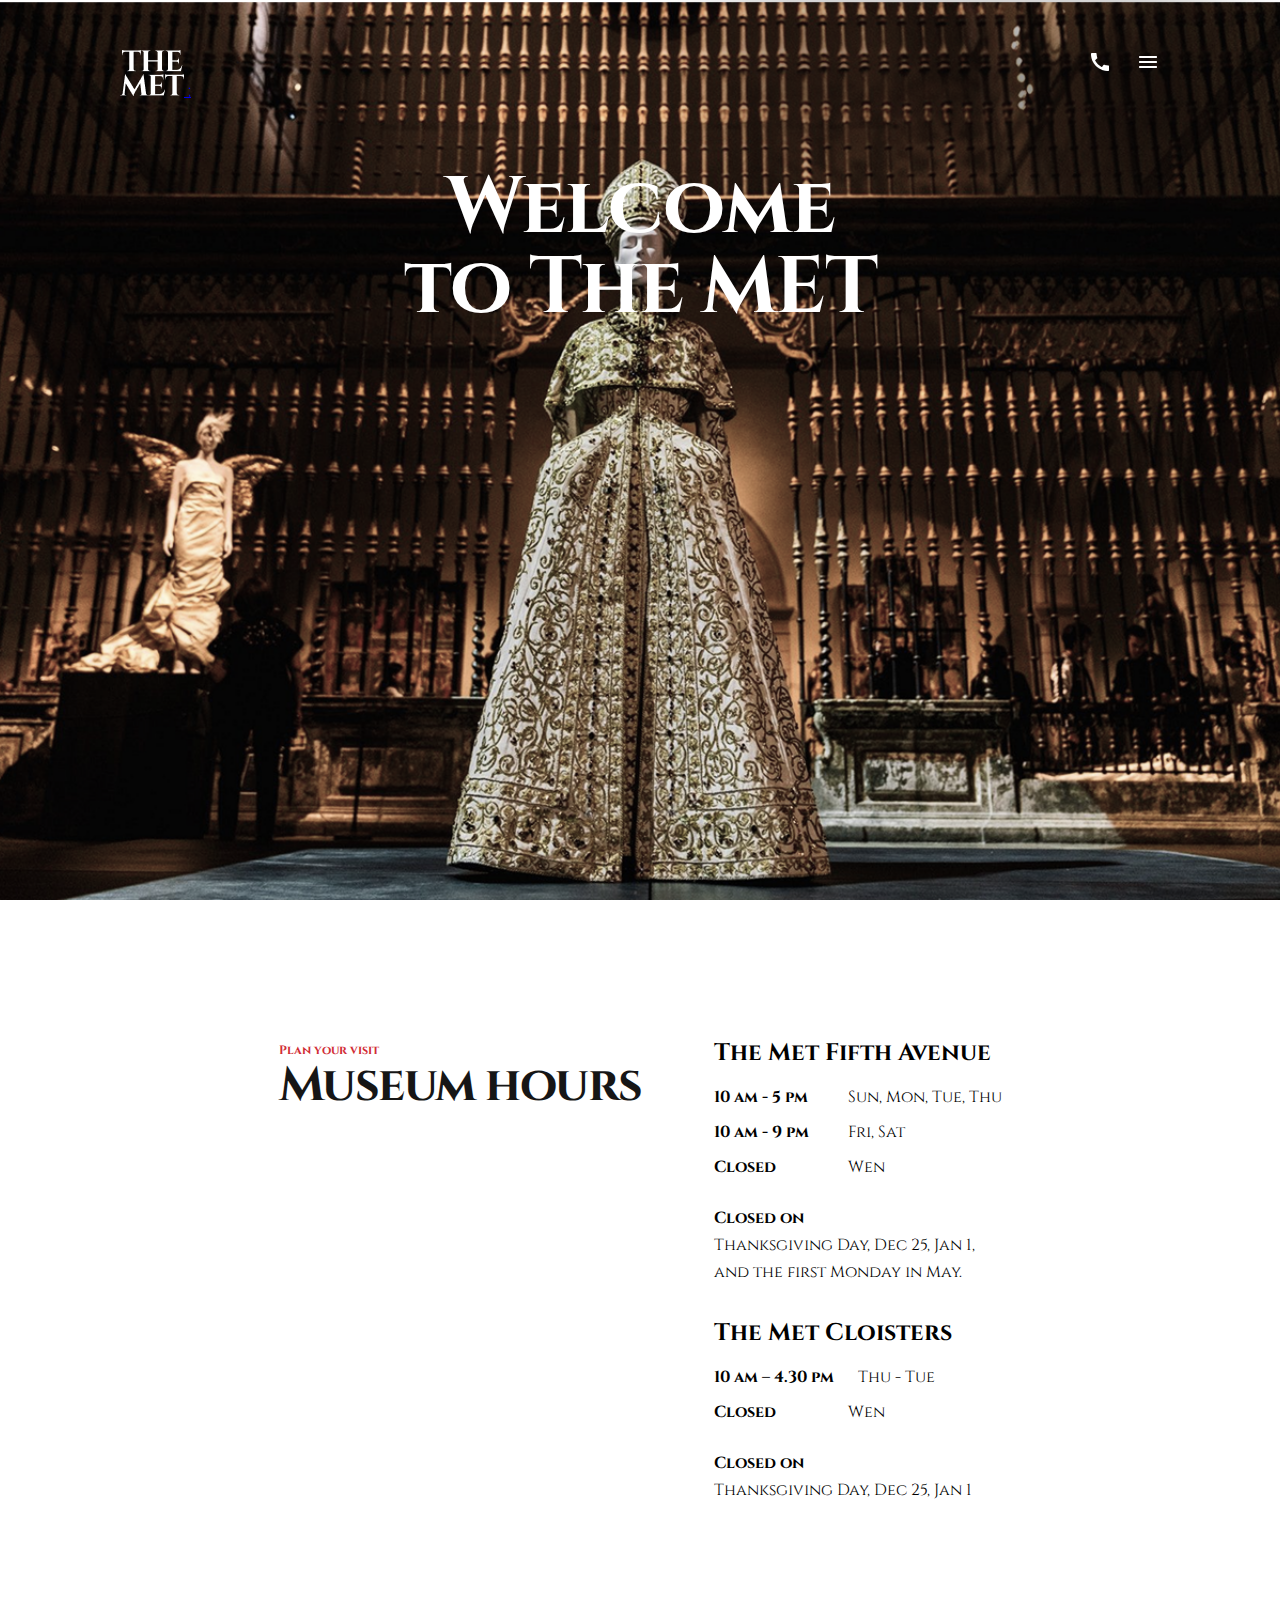
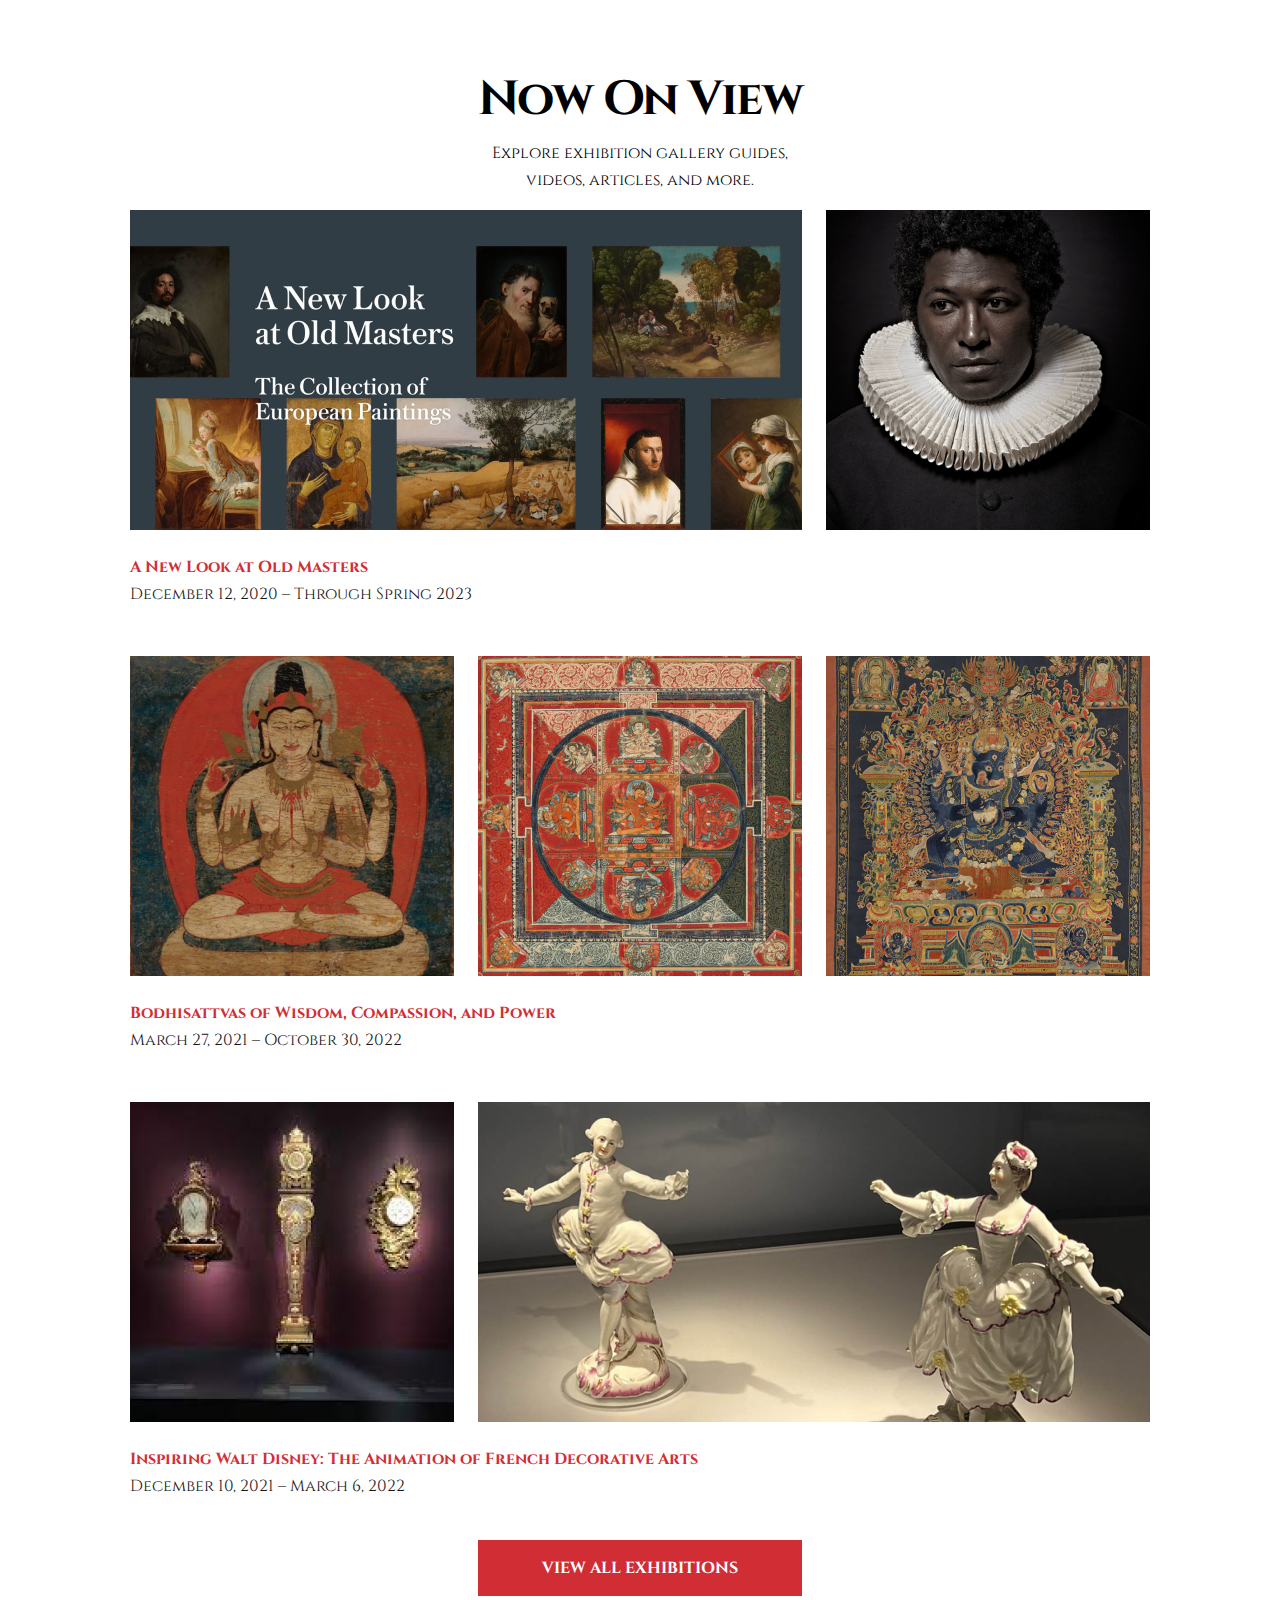
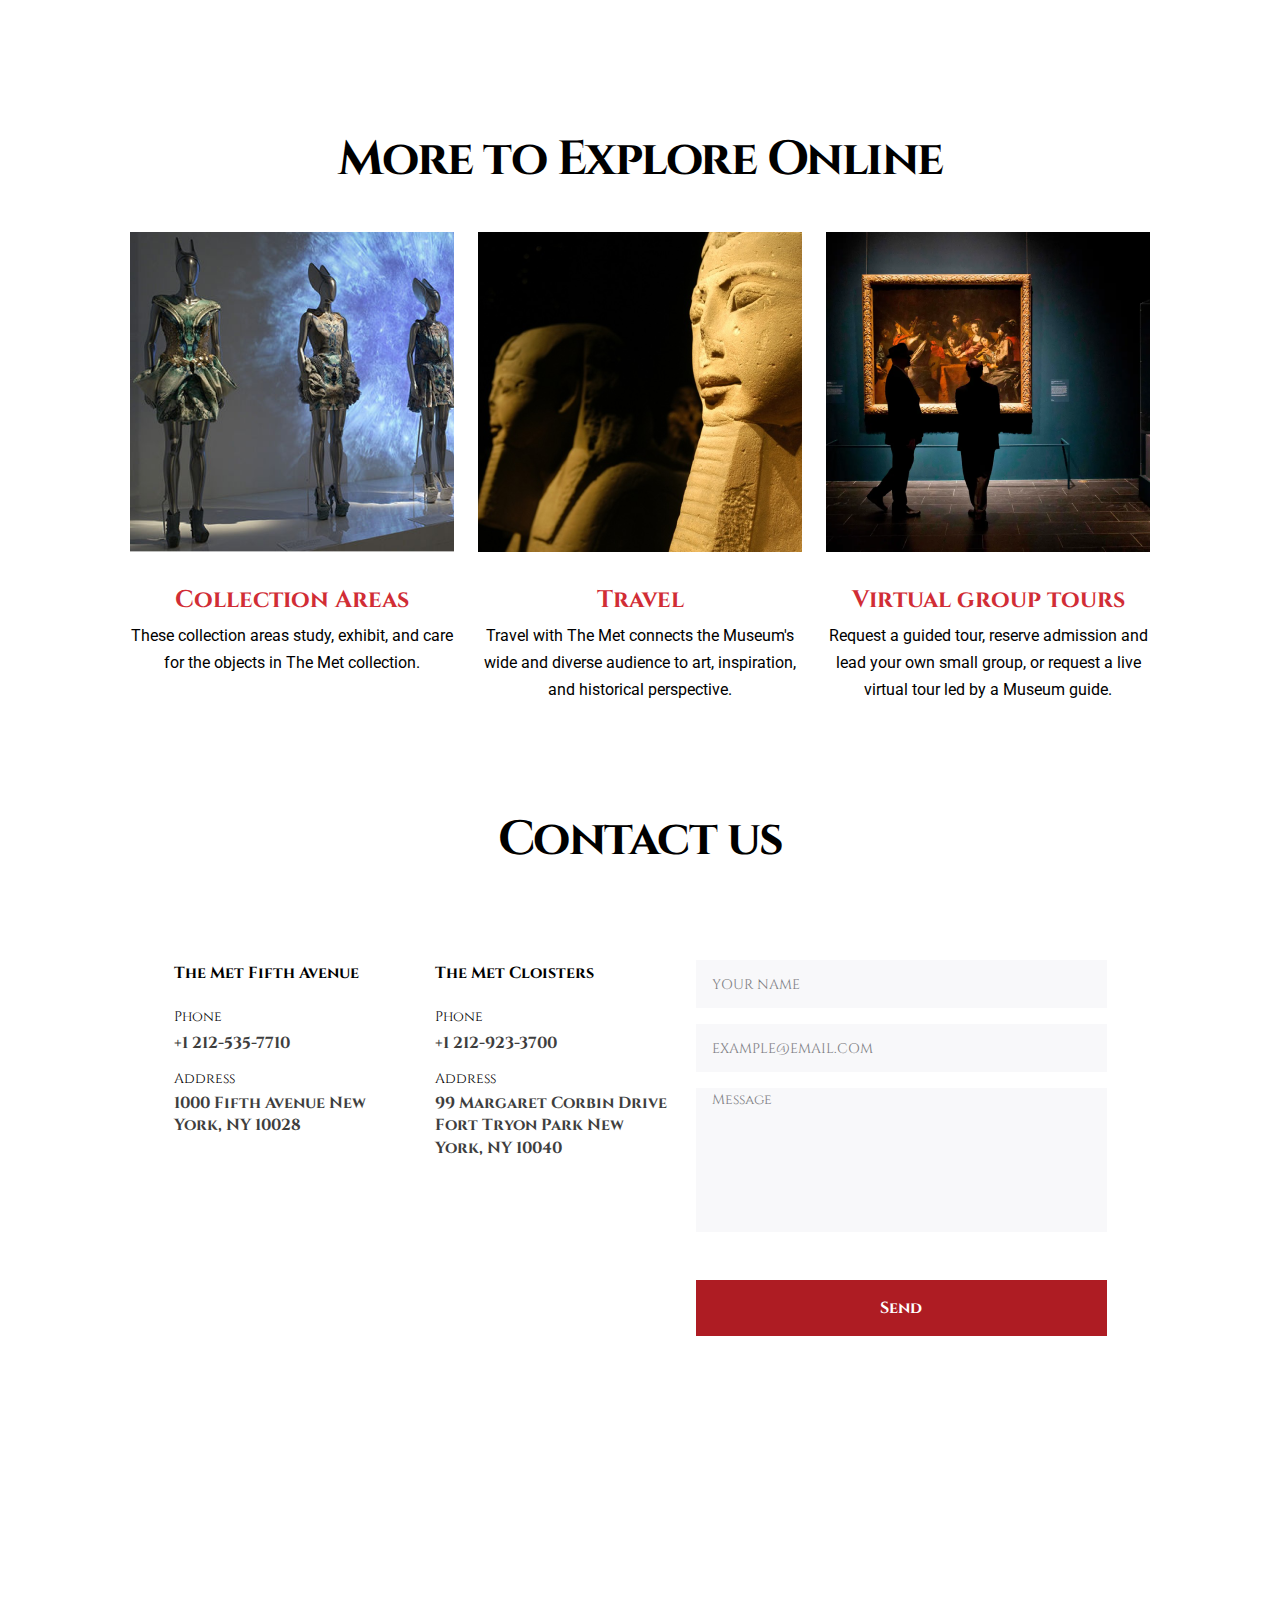
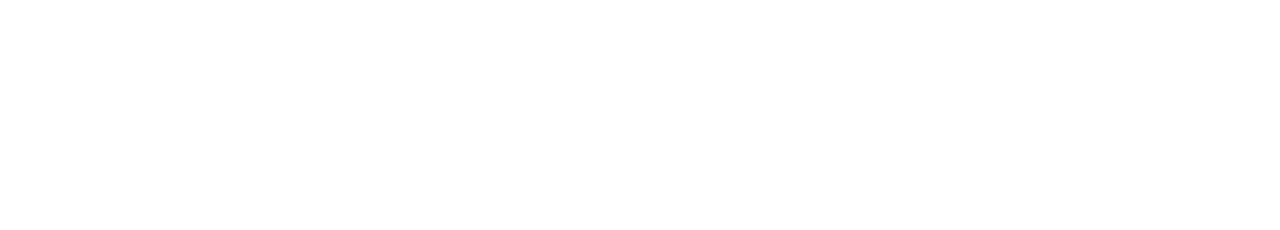
<file: index.html>
<!doctype html><html lang="en" class="page"><head><meta charset="utf-8"><meta name="viewport" content="width=device-width, initial-scale=1.0"><link rel="icon" href="logo.bdbeb789.png" type="image/x-icon"><title>The MET</title><link rel="stylesheet" href="index.1412bce5.css"><script src="index.cabb280d.js" defer></script><link rel="preconnect" href="https://fonts.googleapis.com"><link rel="preconnect" href="https://fonts.gstatic.com" crossorigin><link href="https://fonts.googleapis.com/css2?family=Cinzel:wght@400;700&family=Roboto:wght@400&display=swap" rel="stylesheet"></head><body class="page__body"> <header class="header"> <div class="header__top"> <a href="#"> <img src="logo.bdbeb789.png" alt="MET Logo"> ; </a> <div class="header__icons"> <div class="phone-container"> <a class="icon icon--phone" href="tel:+12125357710"></a> <div class="menu-hover" id="contacts-menu"> <p class="menu-hover__title">The Met Fifth Avenue</p> <a class="menu-hover__phone" href="tel:+1 212-535-7710"> +1 212-535-7710 </a> <p class="menu-hover__title">The Met Cloisters</p> <a class="menu-hover__phone" href="tel:+1 212-923-3700"> +1 212-923-3700 </a> </div> </div> <a href="#menu" class="icon icon--menu"></a> </div> </div> <div class="header__center"> <h1 class="header__title"> Welcome <br> to The MET </h1> </div> </header> <aside class="menu page__menu" id="menu"> <div class="menu__top"> <a href="#"> <img src="logo.bdbeb789.png" alt="MET Logo"> </a> <div class="header__icons"> <a href="#" class="icon icon--close"></a> </div> </div> <nav class="menu__nav nav"> <ul class="nav__list"> <li class="nav__item"> <a class="nav__link" href="#"> Home </a> </li> <li class="nav__item"> <a class="nav__link" href="#about-us"> About Us </a> </li> <li class="nav__item"> <a class="nav__link" href="#now-on-view"> Now on view </a> </li> <li class="nav__item"> <a class="nav__link" href="#explore-online"> Explore Online </a> </li> <li class="nav__item"> <a class="nav__link" href="#contacts"> Contacts </a> </li> </ul> </nav> <a href="tel:+1 212-535-7710" class="menu__phone-number"> <span class="menu__phone-number__title">The Met Fifth Avenue</span> <span>+1 212-535-7710</span> </a> <a href="tel:+1 212-923-3700" class="menu__phone-number"> <span class="menu__phone-number__title">The Met Cloisters</span> <span>+1 212-923-3700</span> </a> <a href="tel:+1 212-923-3700" class="menu__call-to-order"> call to order </a> </aside> <main class="main"> <section class="about-us" id="about-us"> <div class="about-us__title-container"> <span class="about-us__title-label">Plan your visit</span> <h2 class="about-us__title"> <span class="about-us__title-line1">Museum</span> <span class="about-us__title-line2">hours</span> </h2> </div> <div class="about-us__working-hours"> <p class="working-hours__title">The Met Fifth Avenue</p> <ul class="working-hours"> <li class="working-hours__schedule"> <div class="working-hours__time">10 am - 5 pm</div> <div class="working-hours__days">Sun, Mon, Tue, Thu</div> </li> <li class="working-hours__schedule"> <div class="working-hours__time">10 am - 9 pm</div> <div class="working-hours__days">Fri, Sat</div> </li> <li class="working-hours__schedule"> <div class="working-hours__time">Closed</div> <div class="working-hours__days">Wen</div> </li> <li class="working-hours__closed-on"> <p>Closed on</p> <span> Thanksgiving Day, Dec 25, Jan 1, <br> and the first Monday in May. </span> </li> </ul> <p class="working-hours__title">The Met Cloisters</p> <ul class="working-hours"> <li class="working-hours__schedule"> <div class="working-hours__time">10 am – 4.30 pm</div> <div class="working-hours__days">Thu - Tue</div> </li> <li class="working-hours__schedule"> <div class="working-hours__time">Closed</div> <div class="working-hours__days">Wen</div> </li> <li class="working-hours__closed-on"> <p>Closed on</p> <span>Thanksgiving Day, Dec 25, Jan 1</span> </li> </ul> </div> </section> <section class="now-on-view" id="now-on-view"> <h2 class="now-on-view__title">Now On View</h2> <div class="now-on-view__description"> <h3> Explore exhibition gallery guides, videos, articles, and more. </h3> </div> <div class="old-masters"> <div class="old-masters__container"> <div class="old-masters__images"> <a href="#" class="old-masters__image old-masters__image--one"></a> <a href="#" class="old-masters__image old-masters__image--two"></a> </div> <div class="signature"> <h4 class="signature-title">A New Look at Old Masters</h4> <p class="signature-description"> December 12, 2020 – Through Spring 2023 </p> </div> </div> </div> <div class="bodhisattvas"> <div class="bodhisattvas__container"> <div class="bodhisattvas__images"> <a href="#" class="bodhisattvas__image bodhisattvas__image--one"></a> <a href="#" class="bodhisattvas__image bodhisattvas__image--two"></a> <a href="#" class="bodhisattvas__image bodhisattvas__image--three"></a> </div> <div class="signature"> <h4 class="signature-title"> Bodhisattvas of Wisdom, Compassion, and Power </h4> <p class="signature-description"> March 27, 2021 – October 30, 2022 </p> </div> </div> </div> <div class="inspiring"> <div class="inspiring__container"> <div class="inspiring__images"> <a href="#" class="inspiring__image inspiring__image--one"></a> <a href="#" class="inspiring__image inspiring__image--two"></a> </div> <div class="signature"> <h4 class="signature-title"> Inspiring Walt Disney: The Animation of French Decorative Arts </h4> <p class="signature-description"> December 10, 2021 – March 6, 2022 </p> </div> </div> </div> <div class="now-on-view__button-container"> <button class="now-on-view__button">View all exhibitions</button> </div> </section> <section class="explore-online" id="explore-online"> <h2 class="explore-online__title">More to Explore Online</h2> <div class="explore-online__container"> <div class="explore-online__item"> <div class="explore-online__image explore-online__image--one"></div> <p class="explore-online__image-title">Collection Areas</p> <p class="explore-online__image-description"> These collection areas study, exhibit, and care for the objects in The Met collection. </p> </div> <div class="explore-online__item"> <a href="#" class="explore-online__image explore-online__image--two"></a> <p class="explore-online__image-title">Travel</p> <p class="explore-online__image-description"> Travel with The Met connects the Museum's wide and diverse audience to art, inspiration, and historical perspective. </p> </div> <div class="explore-online__item"> <a href="#" class="explore-online__image explore-online__image--three"></a> <p class="explore-online__image-title">Virtual group tours</p> <p class="explore-online__image-description"> Request a guided tour, reserve admission and lead your own small group, or request a live virtual tour led by a Museum guide. </p> </div> </div> </section> <section class="contacts" id="contacts"> <h2 class="contacts__title">Contact us</h2> <div class="contacts__container"> <div class="locations"> <div class="location location--avenue"> <p class="location__title">The Met Fifth Avenue</p> <p class="location__phone">Phone</p> <a href="tel:+1 212-535-7710" class="location__phone--number"> +1 212-535-7710 </a> <p class="location__address">Address</p> <a href="https://www.google.com/maps?q=1000+Fifth+Avenue+New+York,+NY+10028" class="location__address--venue" target="_blank" rel="noopener noreferrer"> 1000 Fifth Avenue New York, NY 10028 </a> </div> <div class="location location--cloisters"> <p class="location__title">The Met Cloisters</p> <p class="location__phone">Phone</p> <a href="tel:+1 212-923-3700" class="location__phone--number"> +1 212-923-3700 </a> <p class="location__address">Address</p> <a href="https://www.google.com/maps?q=99+Margaret+Corbin+Drive+Fort+Tryon+Park+New+York,+NY+10040" class="location__address--venue" target="_blank" rel="noopener noreferrer"> 99 Margaret Corbin Drive Fort Tryon Park New York, NY 10040 </a> </div> </div> <form onsubmit="this.reset(); return false;" class="form"> <input type="text" id="name" name="name" class="form__input" placeholder="YOUR NAME" required> <input type="email" id="email" name="email" class="form__input" placeholder="EXAMPLE@EMAIL.COM" required> <textarea id="message" name="message" class="form__textarea" placeholder="Message"></textarea> <button type="submit" class="form__button">Send</button> </form> </div> </section> </main> <footer class="footer"></footer> </body></html>
</file>
<file: index.1412bce5.css>
.about-us{-ms-flex-direction:row;flex-direction:row;-ms-flex-pack:center;justify-content:center;width:100%;display:-ms-flexbox;display:flex}.about-us__title-container{width:411px;margin-right:24px}.about-us__title-label{color:#d12d35;font-size:12px;font-weight:700;line-height:140%}.about-us__title{color:#161616;letter-spacing:-1.5px;white-space:nowrap;margin:2px 0 0;font-size:48px;font-weight:700;line-height:48px;display:inline-block}.about-us__title span{display:inline}@media (max-width:744px){.about-us__title{white-space:normal;-ms-flex-direction:column;flex-direction:column;display:-ms-flexbox;display:flex}.about-us__title .about-us__title-line1,.about-us__title .about-us__title-line2{display:block}}@media (max-width:320px){.about-us__title{-ms-flex-direction:row;flex-direction:row;padding-bottom:32px;display:-ms-flexbox;display:flex}.about-us__title .about-us__title-line1,.about-us__title .about-us__title-line2{display:inline}.about-us{-ms-flex-direction:column;flex-direction:column;-ms-flex-pack:center;justify-content:center;display:-ms-flexbox;display:flex}}.about-us__working-hours{-ms-flex-direction:column;flex-direction:column;-ms-flex-pack:start;justify-content:flex-start;display:-ms-flexbox;display:flex}.working-hours__title{white-space:nowrap;margin:0;padding:0 0 16px;font-size:24px;font-weight:700;line-height:30px}.working-hours{margin:0;padding:0}.working-hours li{-ms-flex-direction:row;flex-direction:row;-ms-flex-align:start;align-items:flex-start;margin-bottom:8px;list-style:none;display:-ms-flexbox;display:flex}.working-hours li.working-hours__closed-on{-ms-flex-direction:column;flex-direction:column;padding:16px 0 24px}.working-hours__schedule{-ms-flex-direction:row;flex-direction:row;gap:24px;font-size:16px;font-weight:700;line-height:27px;display:-ms-flexbox;display:flex}.working-hours__time{min-width:110px;font-weight:700}.working-hours__days{white-space:nowrap;font-weight:400}.working-hours__closed-on{font-size:16px}.working-hours__closed-on p{margin:0;font-weight:700;line-height:27px}.working-hours__closed-on span{font-size:16px;font-weight:400;line-height:27px}@media (max-width:320px){.working-hours__schedule{-ms-flex-direction:column;flex-direction:column;gap:4px}}.signature{-ms-flex-direction:column;flex-direction:column;-ms-flex-pack:center;justify-content:center;display:-ms-flexbox;display:flex}.signature-title{letter-spacing:0;color:#d12d35;margin:24px 0 0;font-size:16px;font-weight:700;line-height:27px}.signature-description{letter-spacing:0;color:#161616;margin:0;font-size:16px;font-weight:400;line-height:27px}.now-on-view{width:100vw;margin-top:140px}@media (max-width:320px){.now-on-view{margin-top:100px}}.now-on-view__title{letter-spacing:-1.5px;text-align:center;margin:0;font-size:48px;font-weight:700;line-height:48px}@media (max-width:320px){.now-on-view__title{font-size:32px;line-height:32px}}.now-on-view__description{text-align:center;-ms-flex-pack:center;justify-content:center;width:100%;display:-ms-flexbox;display:flex}.now-on-view__description h3{letter-spacing:0;width:325px;font-size:16px;font-weight:400;line-height:27px}@media (max-width:744px){.now-on-view__description h3{width:392px}}@media (max-width:320px){.now-on-view__description h3{width:280px}}.now-on-view__button-container{-ms-flex-pack:center;justify-content:center;margin-top:40px;display:-ms-flexbox;display:flex}.now-on-view__button{text-transform:uppercase;color:#fff;letter-spacing:0;text-align:center;background-color:#d12d35;border:none;width:324px;height:56px;font-family:Cinzel,serif;font-size:16px;font-weight:700;line-height:27px}@media (max-width:744px){.now-on-view__button{width:392px;height:56px}}@media (max-width:320px){.now-on-view__button{width:280px;height:56px}}.now-on-view__button:hover{cursor:pointer}.old-masters{-ms-flex-pack:center;justify-content:center;display:-ms-flexbox;display:flex}.old-masters__images{display:-ms-flexbox;display:flex}.old-masters__image--one{background-image:url(oldmasters-desktop-1.84e7c8f0.png);width:672px;height:320px;transition:transform .3s}.old-masters__image--one:hover{cursor:pointer;transform:scale(1.1)}@media (max-width:744px){.old-masters__image--one{background-image:url(oldmasters-tablet-1.b018c389.png);width:392px;height:186px;transition:transform .3s}.old-masters__image--one:hover{cursor:pointer;transform:scale(1.1)}}@media (max-width:320px){.old-masters__image--one{background-image:url(oldmasters-mobile-1.c91d69e3.png);width:130px;height:130px;transition:transform .3s}.old-masters__image--one:hover{cursor:pointer;transform:scale(1.1)}}.old-masters__image--two{background-image:url(oldmasters-desktop-2.8382601b.png);width:324px;height:320px;margin-left:24px;transition:transform .3s}.old-masters__image--two:hover{cursor:pointer;transform:scale(1.1)}@media (max-width:744px){.old-masters__image--two{background-image:url(oldmasters-tablet-2.833cee8c.png);width:184px;height:186px;transition:transform .3s}.old-masters__image--two:hover{cursor:pointer;transform:scale(1.1)}}@media (max-width:320px){.old-masters__image--two{background-image:url(oldmasters-mobile-2.ae970071.png);width:130px;height:130px;margin-left:20px;transition:transform .3s}.old-masters__image--two:hover{cursor:pointer;transform:scale(1.1)}}.bodhisattvas{-ms-flex-pack:center;justify-content:center;margin-top:48px;display:-ms-flexbox;display:flex}.bodhisattvas__images{display:-ms-flexbox;display:flex}.bodhisattvas__image--one{background-image:url(bodhisattvas-desktop-1.ab6de533.png);width:324px;height:320px;transition:transform .3s}.bodhisattvas__image--one:hover{cursor:pointer;transform:scale(1.1)}@media (max-width:744px){.bodhisattvas__image--one{background-image:url(bodhisattvas-tablet-1.0ed3bb26.png);width:288px;height:284px;transition:transform .3s}.bodhisattvas__image--one:hover{cursor:pointer;transform:scale(1.1)}}@media (max-width:320px){.bodhisattvas__image--one{background-image:url(bodhisattvas-mobile-1.12f7978b.png);width:88px;height:87px;transition:transform .3s}.bodhisattvas__image--one:hover{cursor:pointer;transform:scale(1.1)}}.bodhisattvas__image--two{background-image:url(bodhisattvas-desktop-2.23932fac.png);width:324px;height:320px;margin-left:24px;transition:transform .3s}.bodhisattvas__image--two:hover{cursor:pointer;transform:scale(1.1)}@media (max-width:744px){.bodhisattvas__image--two{background-image:url(bodhisattvas-tablet-2.466e9b96.png);width:288px;height:284px;transition:transform .3s}.bodhisattvas__image--two:hover{cursor:pointer;transform:scale(1.1)}}@media (max-width:320px){.bodhisattvas__image--two{background-image:url(bodhisattvas-mobile-2.30b800b3.png);width:88px;height:87px;margin-left:20px;transition:transform .3s}.bodhisattvas__image--two:hover{cursor:pointer;transform:scale(1.1)}}@media (min-width:1260px){.bodhisattvas__image--three{background-image:url(bodhisattvas-desktop-3.36c29d7e.png);width:324px;height:320px;margin-left:24px;transition:transform .3s}.bodhisattvas__image--three:hover{cursor:pointer;transform:scale(1.1)}}@media (max-width:320px){.bodhisattvas__image--three{background-image:url(bodhisattvas-mobile-3.9adacf6d.png);width:88px;height:87px;margin-left:20px;transition:transform .3s}.bodhisattvas__image--three:hover{cursor:pointer;transform:scale(1.1)}}.inspiring{-ms-flex-pack:center;justify-content:center;margin-top:48px;display:-ms-flexbox;display:flex}.inspiring__images{display:-ms-flexbox;display:flex}.inspiring__image--one{background-image:url(inspiring-desktop-1.e1993b86.png);width:324px;height:320px;transition:transform .3s}.inspiring__image--one:hover{cursor:pointer;transform:scale(1.1)}@media (max-width:744px){.inspiring__image--one{background-image:url(inspiring-tablet-1.1313a5e4.png);width:184px;height:186px;transition:transform .3s}.inspiring__image--one:hover{cursor:pointer;transform:scale(1.1)}}@media (max-width:320px){.inspiring__image--one{background-image:url(inspiring-mobile-1.d6e1db83.png);width:130px;height:130px;transition:transform .3s}.inspiring__image--one:hover{cursor:pointer;transform:scale(1.1)}}.inspiring__image--two{background-image:url(inspiring-desktop-2.612a2049.png);width:672px;height:320px;margin-left:24px;transition:transform .3s}.inspiring__image--two:hover{cursor:pointer;transform:scale(1.1)}@media (max-width:744px){.inspiring__image--two{background-image:url(inspiring-tablet-2.620c023b.png);width:392px;height:186px;transition:transform .3s}.inspiring__image--two:hover{cursor:pointer;transform:scale(1.1)}}@media (max-width:320px){.inspiring__image--two{background-image:url(inspiring-mobile-2.ff41b31f.png);width:130px;height:129px;margin-left:20px;transition:transform .3s}.inspiring__image--two:hover{cursor:pointer;transform:scale(1.1)}}.explore-online{-ms-flex-direction:column;flex-direction:column;-ms-flex-pack:center;justify-content:center;margin-top:140px;display:-ms-flexbox;display:flex}@media (max-width:320px){.explore-online{margin-top:100px}}.explore-online__title{letter-spacing:-1.5px;text-align:center;margin:0;padding-bottom:48px;font-size:48px;font-weight:700;line-height:48px}@media (max-width:320px){.explore-online__title{padding-bottom:48px;font-size:32px;line-height:32px}}.explore-online__container{-ms-flex-direction:row;flex-direction:row;-ms-flex-pack:center;justify-content:center;display:-ms-flexbox;display:flex}@media (max-width:744px){.explore-online__container{-ms-flex-direction:column;flex-direction:column;-ms-flex-pack:center;justify-content:center}}.explore-online__item{-ms-flex-direction:column;flex-direction:column;-ms-flex-pack:center;justify-content:center;width:324px;height:444px;margin-left:24px}@media (max-width:744px){.explore-online__item{width:392px;height:511px;margin-left:0;padding-bottom:48px}}@media (max-width:320px){.explore-online__item{width:280px;height:420px;margin-left:0}}.explore-online__item:first-child{margin-left:0}.explore-online__image{width:324px;height:320px;display:block}@media (max-width:744px){.explore-online__image{width:392px;height:387px}}@media (max-width:320px){.explore-online__image{width:280px;height:277px}}.explore-online__image--one{background-image:url(areas-desktop.d519acc6.png);transition:transform .3s}.explore-online__image--one:hover{cursor:pointer;transform:scale(1.1)}@media (max-width:744px){.explore-online__image--one{background-image:url(areas-tablet.d519acc6.png);transition:transform .3s}.explore-online__image--one:hover{cursor:pointer;transform:scale(1.1)}}@media (max-width:320px){.explore-online__image--one{background-image:url(areas-mobile.f467f59b.png);transition:transform .3s}.explore-online__image--one:hover{cursor:pointer;transform:scale(1.1)}}.explore-online__image--two{background-image:url(travel-desktop.e6bd114f.png);transition:transform .3s}.explore-online__image--two:hover{cursor:pointer;transform:scale(1.1)}@media (max-width:744px){.explore-online__image--two{background-image:url(travel-tablet.d0ab8d92.png);transition:transform .3s}.explore-online__image--two:hover{cursor:pointer;transform:scale(1.1)}}@media (max-width:320px){.explore-online__image--two{background-image:url(travel-mobile.01071b1e.png);transition:transform .3s}.explore-online__image--two:hover{cursor:pointer;transform:scale(1.1)}}.explore-online__image--three{background-image:url(tours-desktop.c60a9cc1.png);transition:transform .3s}.explore-online__image--three:hover{cursor:pointer;transform:scale(1.1)}@media (max-width:744px){.explore-online__image--three{background-image:url(tours-tablet.70b1f7f6.png);transition:transform .3s}.explore-online__image--three:hover{cursor:pointer;transform:scale(1.1)}}@media (max-width:320px){.explore-online__image--three{background-image:url(tours-mobile.2806a689.png);transition:transform .3s}.explore-online__image--three:hover{cursor:pointer;transform:scale(1.1)}}.explore-online__image-title{letter-spacing:0;text-align:center;color:#d12d35;margin:32px 0 4px;font-size:24px;font-weight:700;line-height:140%}.explore-online__image-description{letter-spacing:0;text-align:center;margin:0;font-family:Roboto,serif;font-size:16px;font-weight:400;line-height:27px}.contacts{-ms-flex-direction:column;flex-direction:column;margin-top:140px;display:-ms-flexbox;display:flex}@media (max-width:320px){.contacts{margin-top:100px}}.contacts__title{letter-spacing:-1.5px;text-align:center;margin:0;padding-bottom:48px;font-size:48px;font-weight:700;line-height:48px}@media (max-width:320px){.contacts__title{padding-bottom:48px;font-size:32px;line-height:32px}}.contacts__container{-ms-flex-direction:row;flex-direction:row;-ms-flex-pack:center;justify-content:center;margin-top:48px;display:-ms-flexbox;display:flex}@media (max-width:320px){.contacts__container{-ms-flex-direction:column;flex-direction:column;display:-ms-flexbox;display:flex}}.locations{-ms-flex-direction:row;flex-direction:row;display:-ms-flexbox;display:flex}@media (max-width:744px){.locations{-ms-flex-direction:column;flex-direction:column;display:-ms-flexbox;display:flex}}.location{width:237px;margin-right:24px}.location__title{letter-spacing:0;margin:0;font-size:16px;font-weight:700;line-height:27px}.location__phone{letter-spacing:0;margin:0;padding-top:16px;font-size:14px;font-weight:400;line-height:27px}.location__phone--number{color:#3e3e3e;letter-spacing:0;font-size:16px;font-weight:700;line-height:27px;text-decoration:none}.location__phone--number:hover{color:#d12d35}.location__address{letter-spacing:0;margin:0;padding-top:8px;font-size:14px;font-weight:400;line-height:27px}.location__address--venue{color:#3e3e3e;letter-spacing:0;font-size:16px;font-weight:700;line-height:140%;text-decoration:none}.location__address--venue:hover{color:#d12d35}.form{-ms-flex-direction:column;flex-direction:column;display:-ms-flexbox;display:flex}.form__input{box-sizing:border-box;background-color:#f8f8fa;border:none;outline:none;width:411px;height:48px;margin-bottom:16px;padding-left:16px}.form__input::placeholder{letter-spacing:0;color:#7e7e83;font-family:Cinzel,serif;font-size:14px;font-weight:400;line-height:20px}.form__input::placeholder{letter-spacing:0;color:#7e7e83;font-family:Cinzel,serif;font-size:14px;font-weight:400;line-height:20px}@media (max-width:744px){.form__input{width:288px}}@media (max-width:320px){.form__input{width:280px}}.form__textarea{box-sizing:border-box;resize:none;background-color:#f8f8fa;border:none;outline:none;width:411px;height:144px;margin-bottom:16px;padding-left:16px}.form__textarea::placeholder{letter-spacing:0;color:#7e7e83;font-family:Cinzel,serif;font-size:14px;font-weight:400;line-height:20px}.form__textarea::placeholder{letter-spacing:0;color:#7e7e83;font-family:Cinzel,serif;font-size:14px;font-weight:400;line-height:20px}@media (max-width:744px){.form__textarea{width:288px}}@media (max-width:320px){.form__textarea{width:280px}}.form__button{box-sizing:border-box;color:#fff;letter-spacing:0;text-align:center;background-color:#ae1c23;border:none;width:411px;height:56px;margin-top:32px;font-family:Cinzel,serif;font-size:16px;font-weight:700;line-height:27px}@media (max-width:744px){.form__button{width:288px}}@media (max-width:320px){.form__button{width:280px}}.main{background-color:#fff;-ms-flex-direction:column;flex-direction:column;-ms-flex-pack:center;justify-content:center;padding-top:138px;padding-bottom:134px;display:-ms-flexbox;display:flex}@media (max-width:744px){.main{padding:140px 72px 156px}}@media (max-width:320px){.main{padding:100px 20px 84px}}.page{scroll-behavior:smooth;width:100%;font-family:Cinzel,serif}.page:has(.page__menu:target){overflow:hidden}.page__body{z-index:0;background-color:#fff;width:100%;margin:0;padding-bottom:360px;position:relative;overflow-x:hidden}.page__menu{opacity:0;pointer-events:none;position:fixed;top:0;left:0;right:0}.page__menu:target{opacity:1;pointer-events:all}.header{box-sizing:border-box;background-image:url(header-bg-desktop.f6e3afb4.png);background-position:50%;background-size:cover;-ms-flex-direction:column;flex-direction:column;height:100vh;padding:50px 120px 0;display:-ms-flexbox;display:flex;position:relative}@media (max-width:320px){.header{background-image:url(header-bg-mobile.76841124.png);background-position:50%;background-repeat:no-repeat;background-size:cover;width:320px;height:100vh;padding:36px 20px 0}}.header__top{z-index:1;-ms-flex-pack:justify;justify-content:space-between;display:-ms-flexbox;display:flex}.header__icons{gap:24px;display:-ms-flexbox;display:flex}.menu-hover{opacity:0;pointer-events:none;z-index:10;color:#fff;letter-spacing:0;text-transform:uppercase;min-width:220px;font-size:16px;font-weight:700;line-height:27px;transition:opacity .3s;position:absolute;top:-25px;right:10px}.menu-hover__title{margin:0}.menu-hover__phone{color:#fff;margin:0;text-decoration:none}.menu-hover__phone:hover{color:#d12d35}@media (max-width:744px){.menu-hover{display:none}}@media (max-width:320px){.menu-hover{display:none}}.target-anchor{opacity:0;visibility:hidden;pointer-events:none;width:0;height:0;position:fixed;top:0;left:0}.header__center{white-space:nowrap;text-align:center;z-index:0;position:absolute;top:21%;left:50%;transform:translate(-50%,50%)}.header__title{letter-spacing:-1.5px;text-align:center;color:#fff;margin-top:-85px;font-size:80px;font-weight:700;line-height:1}@media (max-width:744px){.header__title{letter-spacing:-1.5px;text-align:center;margin-top:20px;font-size:64px;line-height:64px}}@media (max-width:320px){.header__title{letter-spacing:-1.5px;text-align:center;font-size:40px;line-height:100%}}.phone-container{display:inline-block;position:relative}.phone-container:hover .menu-hover{opacity:1;pointer-events:all;cursor:pointer}.top-bar{-ms-flex-pack:justify;justify-content:space-between;-ms-flex-align:center;align-items:center;padding:36px 20px 0;display:-ms-flexbox;display:flex}.menu{box-sizing:border-box;text-transform:uppercase;z-index:1;background-color:#d12d35;height:100vh;font-weight:700;overflow:auto}.menu__nav{-ms-flex-pack:justify;justify-content:space-between;-ms-flex-align:center;align-items:center;margin-bottom:32px;padding-left:20px;padding-right:20px;display:-ms-flexbox;display:flex}.menu__top{z-index:2;background-color:#d12d35;-ms-flex-pack:justify;justify-content:space-between;-ms-flex-align:center;align-items:center;margin-bottom:40px;padding:25px 20px 0;display:-ms-flexbox;display:flex;position:sticky;top:0}.menu__phone-number{color:#fff;-ms-flex-direction:column;flex-direction:column;padding-bottom:8px;padding-left:20px;padding-right:20px;line-height:27px;text-decoration:none;display:-ms-flexbox;display:flex}.menu__phone-number span:hover{color:#161616}.menu__phone-number__title{text-transform:uppercase;font-size:16px;font-weight:700;line-height:27px;display:inline-block}.menu__call-to-order{text-transform:uppercase;color:#fff;letter-spacing:2px;border-bottom:1px solid #fff;margin-left:20px;padding-bottom:7px;font-size:12px;font-weight:700;text-decoration:none;display:inline-block}.menu__call-to-order:hover{color:#161616}.nav__item:last-child{margin-bottom:0}.nav__link{text-transform:uppercase;color:#fff;letter-spacing:2px;font-size:22px;font-weight:700;line-height:22px;text-decoration:none}.nav__list{-ms-flex-direction:column;flex-direction:column;gap:32px;margin:0;padding:0;list-style:none;display:-ms-flexbox;display:flex}.icon{width:24px;height:24px;display:block}.icon--phone{cursor:pointer;background-image:url(icon-phone.5781bd71.png)}.icon--menu{background-image:url(icon-burger-menu.2a2e46a4.png)}.icon--close{background-image:url(icon-close.8dcd519e.png)}.footer{z-index:-1;background-image:url(footer.3cde20fe.png);background-position:50%;background-repeat:no-repeat;background-size:cover;width:100%;height:359px;margin-top:156px;position:fixed;bottom:0}@media (max-width:744px){.footer{margin-top:156px}}@media (max-width:320px){.footer{height:180px;margin-top:84px}}
/*# sourceMappingURL=index.1412bce5.css.map */
</file>
